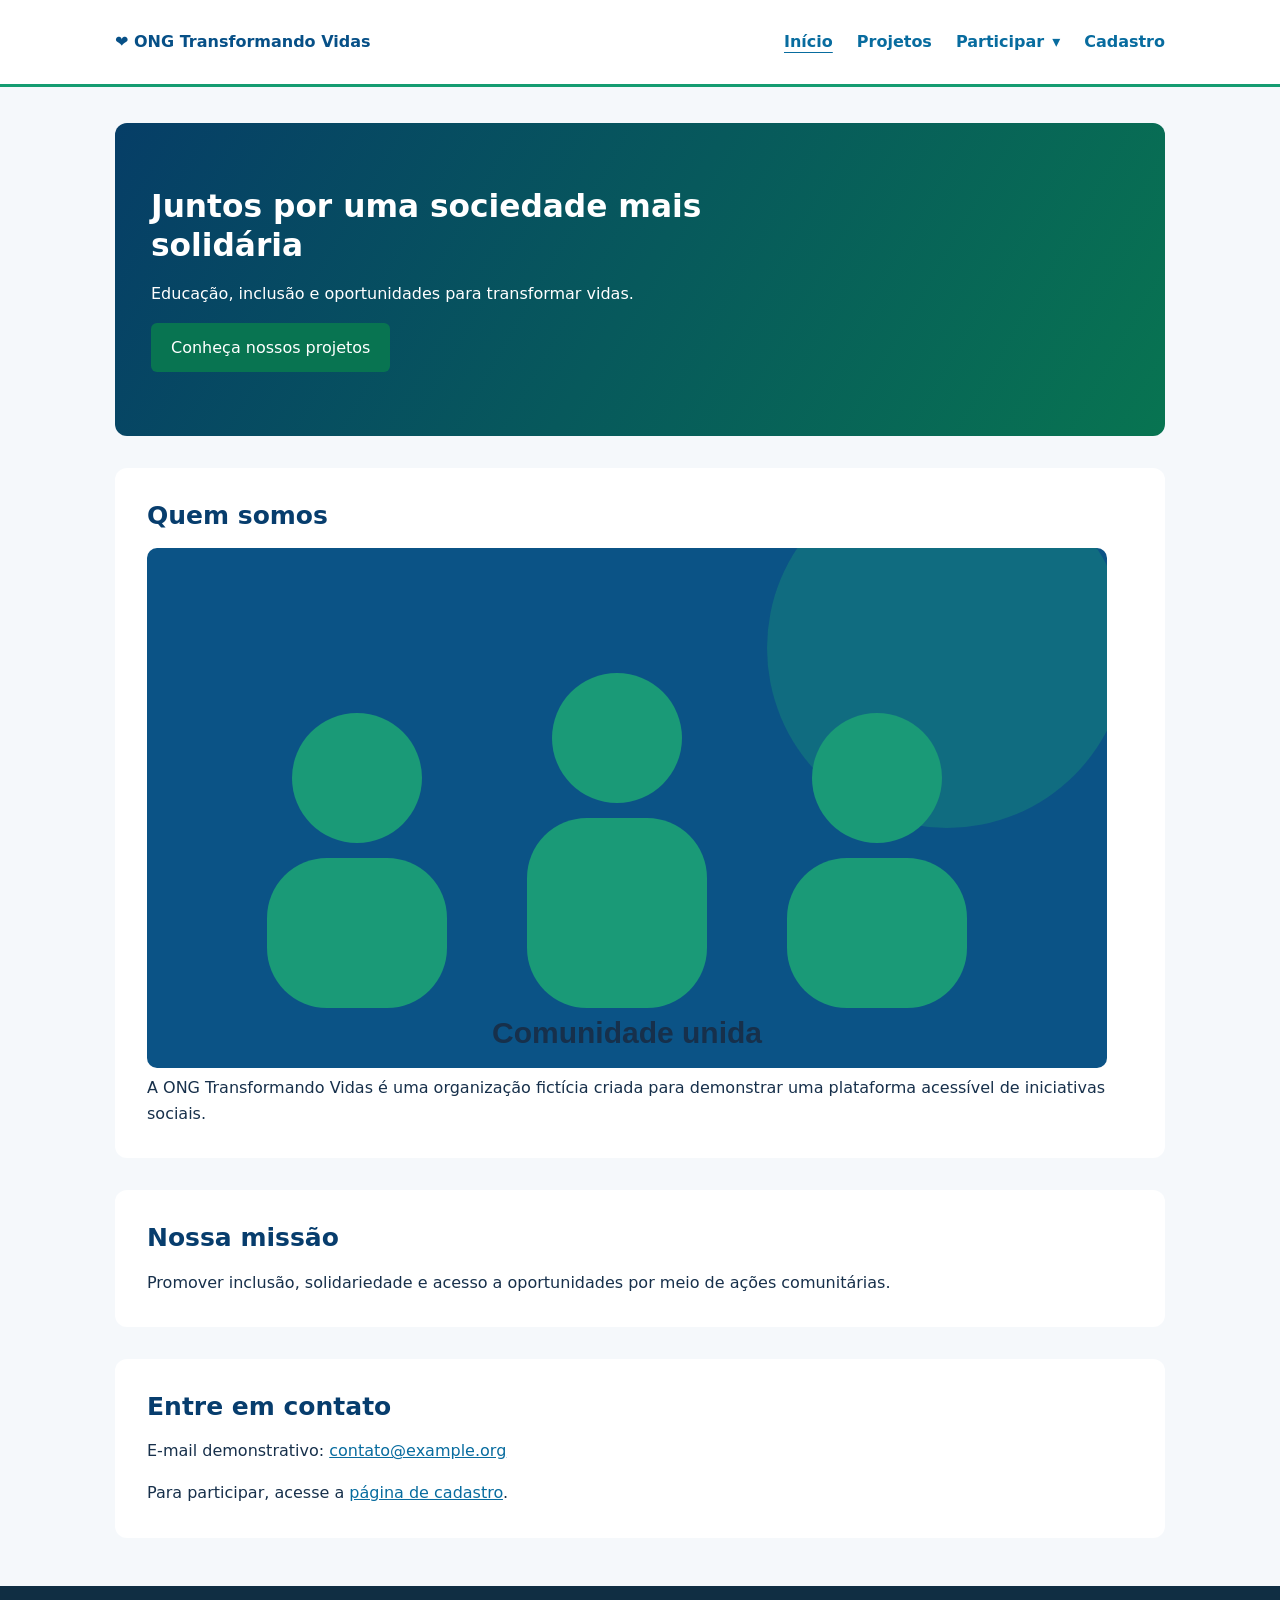
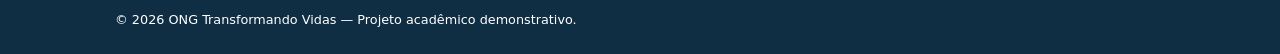
<file: index.html>
<!doctype html><html lang="pt-BR"><head><meta charset="utf-8"><meta name="viewport" content="width=device-width,initial-scale=1"><meta name="description" content="ONG Transformando Vidas: projetos sociais e voluntariado"><title>Início | ONG Transformando Vidas</title><link rel="stylesheet" href="css/style.css"></head><body><a class="skip-link" href="#conteudo">Ir para o conteúdo</a><header><div class="wrap top"><a class="brand" href="index.html">❤ ONG Transformando Vidas</a><button class="btn menu-toggle" type="button" aria-expanded="false" aria-controls="menu-principal" hidden>☰ Menu</button><nav id="menu-principal" aria-label="Navegação principal"><a href="index.html" aria-current="page">Início</a><a href="projetos.html">Projetos</a><details class="nav-dropdown"><summary>Participar</summary><div class="dropdown-panel"><a href="projetos.html#voluntariado">Voluntariado</a><a href="projetos.html#doacoes">Doações</a><a href="cadastro.html">Cadastro</a></div></details><a href="cadastro.html">Cadastro</a></nav></div></header><main id="conteudo" class="wrap" tabindex="-1"><section class="hero"><h1>Juntos por uma sociedade mais solidária</h1><p>Educação, inclusão e oportunidades para transformar vidas.</p><a class="btn" href="projetos.html">Conheça nossos projetos</a></section><section><h2>Quem somos</h2><img class="feature" src="img/ong-comunidade.svg" alt="Ilustração de voluntários reunidos em apoio à comunidade"><p>A ONG Transformando Vidas é uma organização fictícia criada para demonstrar uma plataforma acessível de iniciativas sociais.</p></section><section><h2>Nossa missão</h2><p>Promover inclusão, solidariedade e acesso a oportunidades por meio de ações comunitárias.</p></section><section><h2>Entre em contato</h2><address><p>E-mail demonstrativo: <a href="mailto:contato@example.org">contato@example.org</a></p><p>Para participar, acesse a <a href="cadastro.html">página de cadastro</a>.</p></address></section></main><footer><div class="wrap">© 2026 ONG Transformando Vidas — Projeto acadêmico demonstrativo.</div></footer><script src="js/ui.js" defer></script></body></html>
</file>
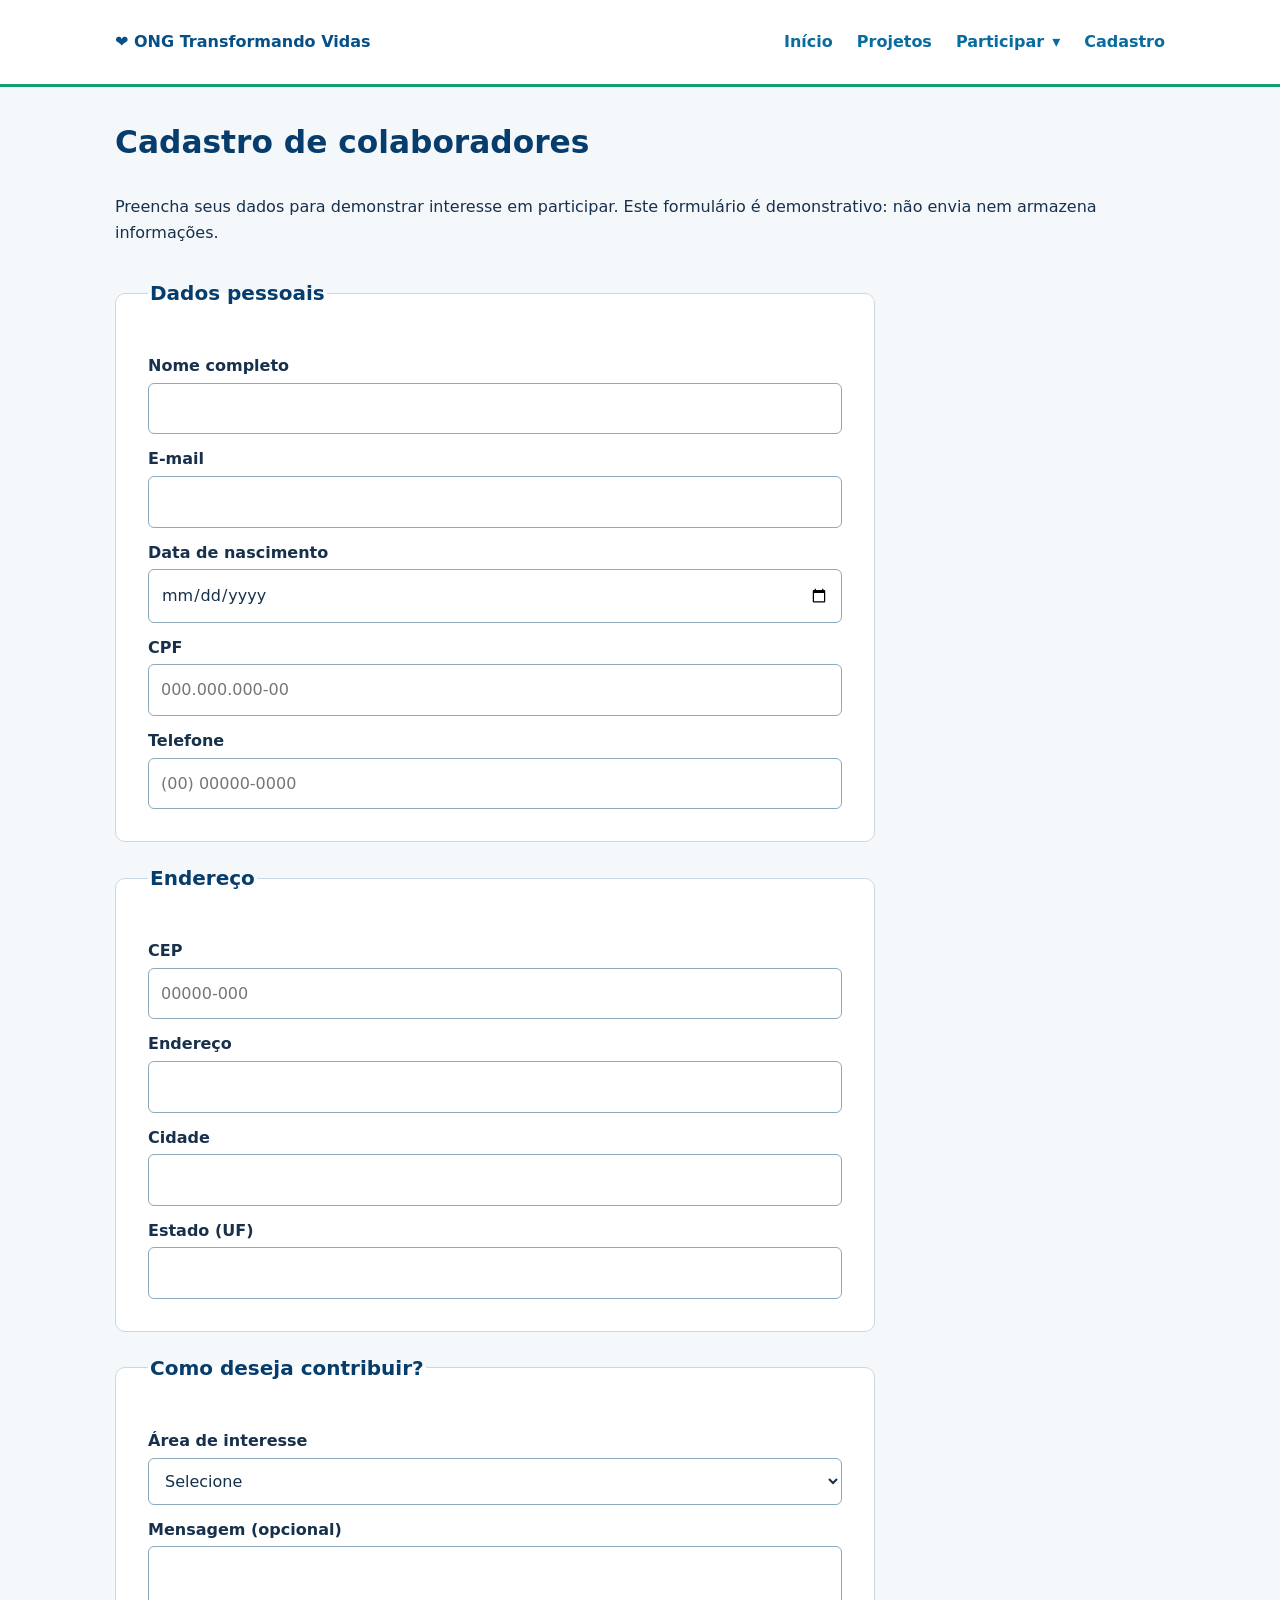
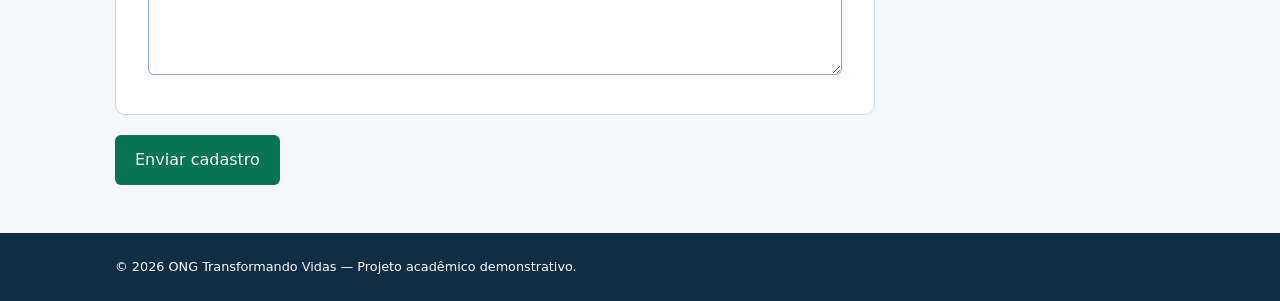
<file: cadastro.html>
<!doctype html><html lang="pt-BR"><head><meta charset="utf-8"><meta name="viewport" content="width=device-width,initial-scale=1"><meta name="description" content="ONG Transformando Vidas: projetos sociais e voluntariado"><title>Cadastro | ONG Transformando Vidas</title><link rel="stylesheet" href="css/style.css"></head><body><a class="skip-link" href="#conteudo">Ir para o conteúdo</a><header><div class="wrap top"><a class="brand" href="index.html">❤ ONG Transformando Vidas</a><button class="btn menu-toggle" type="button" aria-expanded="false" aria-controls="menu-principal" hidden>☰ Menu</button><nav id="menu-principal" aria-label="Navegação principal"><a href="index.html">Início</a><a href="projetos.html">Projetos</a><details class="nav-dropdown"><summary>Participar</summary><div class="dropdown-panel"><a href="projetos.html#voluntariado">Voluntariado</a><a href="projetos.html#doacoes">Doações</a><a href="cadastro.html" aria-current="page">Cadastro</a></div></details><a href="cadastro.html">Cadastro</a></nav></div></header><main id="conteudo" class="wrap" tabindex="-1"><h1>Cadastro de colaboradores</h1><p>Preencha seus dados para demonstrar interesse em participar. Este formulário é demonstrativo: não envia nem armazena informações.</p><form id="cadastro"><div id="erros-cadastro" class="alert alert-error" role="alert" hidden><p></p><button class="alert-close" type="button" aria-label="Fechar aviso de erro">×</button></div><fieldset><legend>Dados pessoais</legend><label for="nome">Nome completo</label><input id="nome" name="nome" type="text" autocomplete="name" required minlength="3"><label for="email">E-mail</label><input id="email" name="email" type="email" autocomplete="email" required><label for="nascimento">Data de nascimento</label><input id="nascimento" name="nascimento" type="date" required><label for="cpf">CPF</label><input id="cpf" name="cpf" type="text" inputmode="numeric" maxlength="14" pattern="[0-9]{3}\.[0-9]{3}\.[0-9]{3}-[0-9]{2}" title="Formato: 000.000.000-00" placeholder="000.000.000-00" required><label for="telefone">Telefone</label><input id="telefone" name="telefone" type="tel" autocomplete="tel" maxlength="15" pattern="\([0-9]{2}\) [0-9]{5}-[0-9]{4}" title="Formato: (00) 00000-0000" placeholder="(00) 00000-0000" required></fieldset><fieldset><legend>Endereço</legend><label for="cep">CEP</label><input id="cep" name="cep" type="text" inputmode="numeric" autocomplete="postal-code" maxlength="9" pattern="[0-9]{5}-[0-9]{3}" title="Formato: 00000-000" placeholder="00000-000" required><label for="endereco">Endereço</label><input id="endereco" name="endereco" type="text" required><label for="cidade">Cidade</label><input id="cidade" name="cidade" type="text" autocomplete="address-level2" required><label for="estado">Estado (UF)</label><input id="estado" name="estado" type="text" maxlength="2" minlength="2" pattern="[A-Za-z]{2}" title="Informe a sigla do estado, como PB" autocomplete="address-level1" required></fieldset><fieldset><legend>Como deseja contribuir?</legend><label for="interesse">Área de interesse</label><select id="interesse" name="interesse" required><option value="">Selecione</option><option>Voluntariado</option><option>Doações</option><option>Outros</option></select><label for="mensagem">Mensagem (opcional)</label><textarea id="mensagem" name="mensagem" rows="4" maxlength="300"></textarea></fieldset><button class="btn" type="submit">Enviar cadastro</button><div id="resultado" class="alert alert-success" role="status" aria-live="polite" hidden><p></p><button class="alert-close" type="button" aria-label="Fechar confirmação">×</button></div></form></main><footer><div class="wrap">© 2026 ONG Transformando Vidas — Projeto acadêmico demonstrativo.</div></footer><script src="js/cadastro.js" defer></script><script src="js/ui.js" defer></script></body></html>
</file>
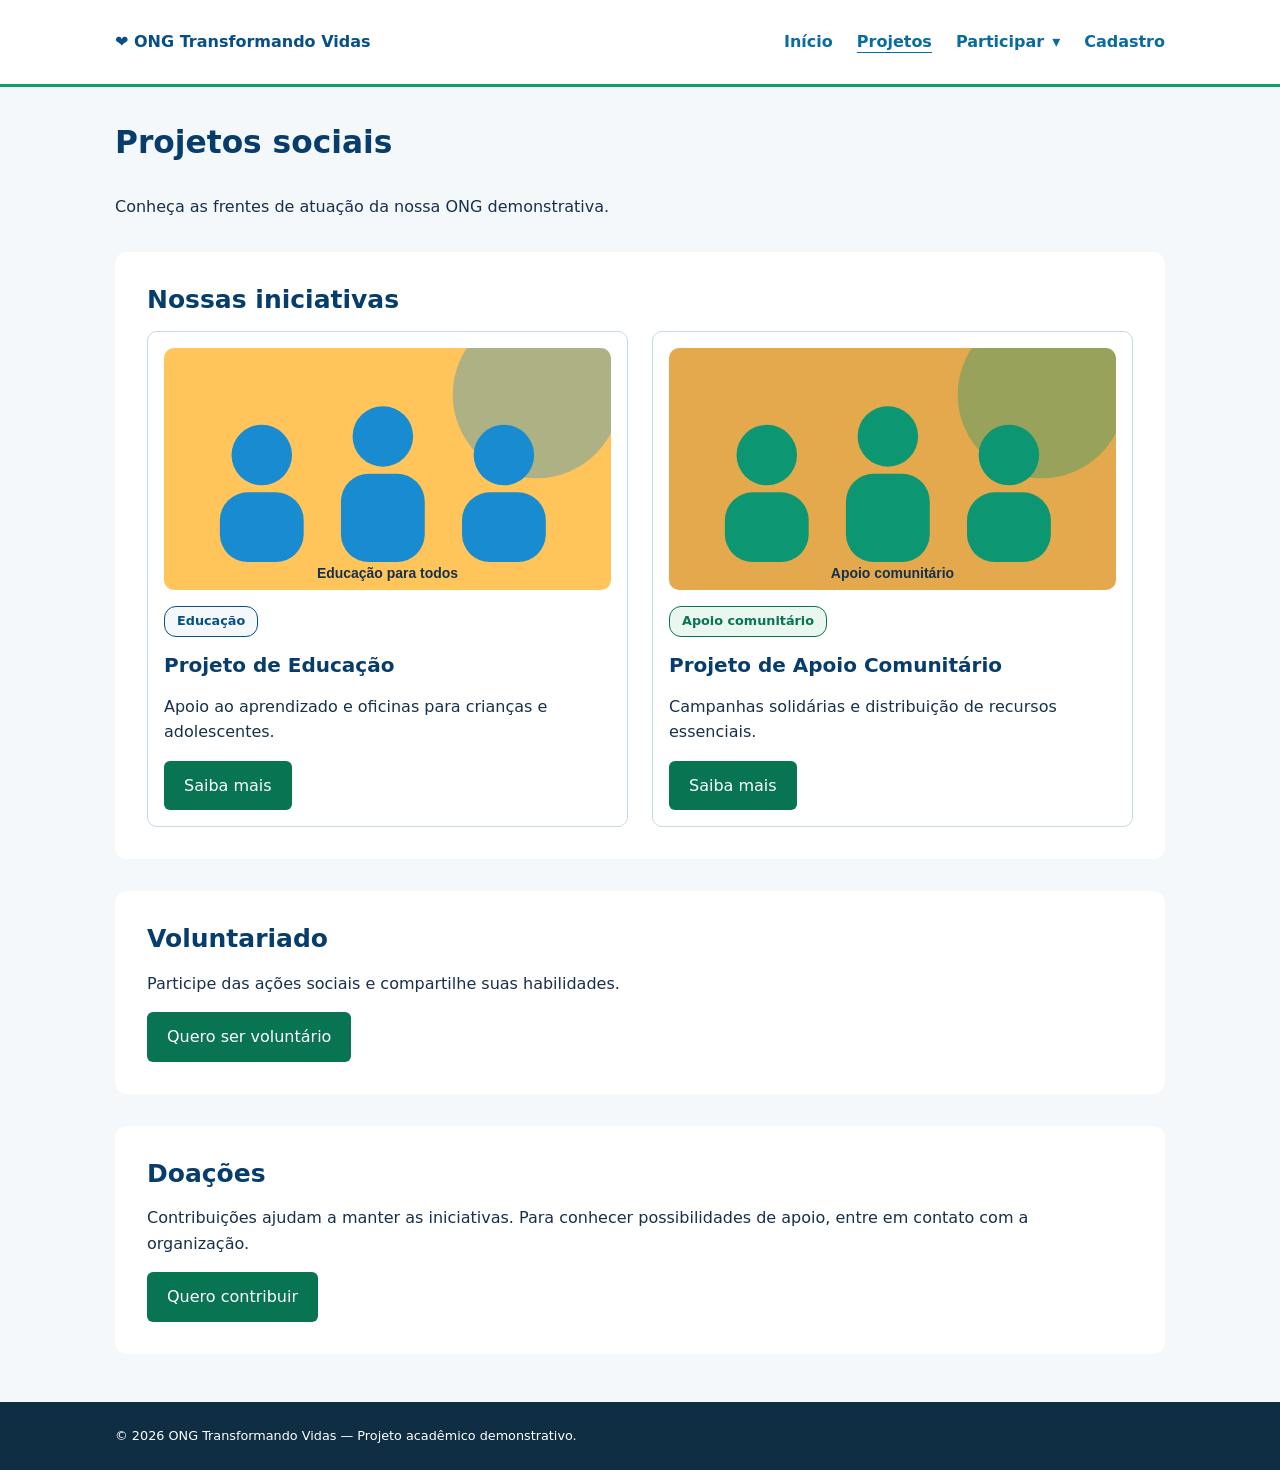
<file: projetos.html>
<!doctype html><html lang="pt-BR"><head><meta charset="utf-8"><meta name="viewport" content="width=device-width,initial-scale=1"><meta name="description" content="ONG Transformando Vidas: projetos sociais e voluntariado"><title>Projetos | ONG Transformando Vidas</title><link rel="stylesheet" href="css/style.css"></head><body><a class="skip-link" href="#conteudo">Ir para o conteúdo</a><header><div class="wrap top"><a class="brand" href="index.html">❤ ONG Transformando Vidas</a><button class="btn menu-toggle" type="button" aria-expanded="false" aria-controls="menu-principal" hidden>☰ Menu</button><nav id="menu-principal" aria-label="Navegação principal"><a href="index.html">Início</a><a href="projetos.html" aria-current="page">Projetos</a><details class="nav-dropdown"><summary>Participar</summary><div class="dropdown-panel"><a href="projetos.html#voluntariado">Voluntariado</a><a href="projetos.html#doacoes">Doações</a><a href="cadastro.html">Cadastro</a></div></details><a href="cadastro.html">Cadastro</a></nav></div></header><main id="conteudo" class="wrap" tabindex="-1"><h1>Projetos sociais</h1><p>Conheça as frentes de atuação da nossa ONG demonstrativa.</p><section><h2>Nossas iniciativas</h2><div class="cards"><article class="card"><img src="img/projeto-educacao.svg" alt="Ilustração de estudantes aprendendo juntos"><span class="badge badge-education">Educação</span><h3>Projeto de Educação</h3><p>Apoio ao aprendizado e oficinas para crianças e adolescentes.</p><button class="btn card-action" type="button" data-dialog="projeto-1" hidden>Saiba mais<span class="sr-only"> sobre o Projeto de Educação</span></button></article><article class="card"><img src="img/apoio-comunitario.svg" alt="Ilustração de voluntários entregando apoio à comunidade"><span class="badge badge-community">Apoio comunitário</span><h3>Projeto de Apoio Comunitário</h3><p>Campanhas solidárias e distribuição de recursos essenciais.</p><button class="btn card-action" type="button" data-dialog="projeto-2" hidden>Saiba mais<span class="sr-only"> sobre o Projeto de Apoio Comunitário</span></button></article></div></section><section id="voluntariado"><h2>Voluntariado</h2><p>Participe das ações sociais e compartilhe suas habilidades.</p><a class="btn" href="cadastro.html">Quero ser voluntário</a></section><section id="doacoes"><h2>Doações</h2><p>Contribuições ajudam a manter as iniciativas. Para conhecer possibilidades de apoio, entre em contato com a organização.</p><a class="btn" href="cadastro.html">Quero contribuir</a></section><dialog id="projeto-1" aria-labelledby="titulo-projeto-1"><h2 id="titulo-projeto-1">Projeto de Educação</h2><p>Iniciativa demonstrativa de apoio ao aprendizado e oficinas para crianças e adolescentes. Para demonstrar interesse em colaborar, acesse o cadastro.</p><div class="dialog-actions"><a class="btn" href="cadastro.html">Participar</a><button class="btn btn-secondary" type="button" data-close-dialog autofocus>Fechar</button></div></dialog><dialog id="projeto-2" aria-labelledby="titulo-projeto-2"><h2 id="titulo-projeto-2">Projeto de Apoio Comunitário</h2><p>Iniciativa demonstrativa de campanhas solidárias e distribuição de recursos essenciais. Conheça as possibilidades de participação pelo cadastro.</p><div class="dialog-actions"><a class="btn" href="cadastro.html">Participar</a><button class="btn btn-secondary" type="button" data-close-dialog autofocus>Fechar</button></div></dialog></main><footer><div class="wrap">© 2026 ONG Transformando Vidas — Projeto acadêmico demonstrativo.</div></footer><script src="js/ui.js" defer></script></body></html>
</file>
<file: css/style.css>
/* Atividade 2 — design system compartilhado pelas três páginas. */
:root {
  --color-text: #17304b;
  --color-background: #f5f8fb;
  --color-surface: #ffffff;
  --color-primary: #075087;
  --color-heading: #073d6d;
  --color-link: #086c9f;
  --color-accent: #149c71;
  --color-button: #087451;
  --color-button-hover: #065b40;
  --color-border: #c7d9e5;
  --color-input-border: #8ea9b9;
  --color-focus: #8bd7ed;
  --color-footer: #102e43;
  --color-hero-start: #063e67;
  --color-hero-end: #087451;

  --font-family: system-ui, Arial, sans-serif;
  /* Escala tipográfica de razão 1.25: cinco níveis. */
  --font-size-1: 0.8rem;
  --font-size-2: 1rem;
  --font-size-3: 1.25rem;
  --font-size-4: 1.5625rem;
  --font-size-5: 1.953125rem;
  --line-height-body: 1.6;
  --line-height-heading: 1.25;

  /* Módulo de 0.25rem (4px com raiz padrão de 16px). */
  --space-1: 0.25rem;
  --space-2: 0.5rem;
  --space-3: 0.75rem;
  --space-4: 1rem;
  --space-5: 1.25rem;
  --space-6: 1.5rem;
  --space-8: 2rem;
  --space-9: 2.25rem;
  --space-12: 3rem;
  --space-16: 4rem;
  --radius-small: 0.375rem;
  --radius-medium: 0.625rem;
  --radius-large: 0.75rem;
  --container-width: 65.625rem;
  --form-width: 47.5rem;
  --grid-columns: 12;
  --grid-gap: var(--space-5);
}

* { box-sizing: border-box; }
body {
  margin: 0;
  font-family: var(--font-family);
  font-size: var(--font-size-2);
  line-height: var(--line-height-body);
  color: var(--color-text);
  background: var(--color-background);
}
.wrap { width: min(var(--container-width), 92%); margin-inline: auto; }
header { background: var(--color-surface); border-bottom: 3px solid var(--color-accent); }
.top, nav { display: flex; flex-wrap: wrap; gap: var(--space-5); }
.top { justify-content: space-between; align-items: center; padding-block: var(--space-5); }
.brand { font-weight: 800; color: var(--color-primary); text-decoration: none; }
a { color: var(--color-link); overflow-wrap: anywhere; }
nav a { text-decoration: none; font-weight: 600; }
a:focus-visible, button:focus-visible { outline: 3px solid var(--color-focus); outline-offset: 3px; }
main { padding-block: var(--space-9) var(--space-12); }
/* Os filhos diretos mantêm a ordem e ocupam a largura total da grade. */
main.wrap, .cards { display: grid; grid-template-columns: repeat(var(--grid-columns), minmax(0, 1fr)); gap: var(--grid-gap); }
main.wrap > * { grid-column: 1 / -1; min-width: 0; }
main.wrap > h1, main.wrap > p { margin: 0; }
section { margin: 0; padding: var(--space-6); background: var(--color-surface); border-radius: var(--radius-large); }
h1, h2, h3, h4, h5, h6 { line-height: var(--line-height-heading); color: var(--color-heading); margin-block: 0 var(--space-4); }
h1 { font-size: var(--font-size-5); }
h2 { font-size: var(--font-size-4); }
h3 { font-size: var(--font-size-3); }
h4, h5, h6 { font-size: var(--font-size-2); }
p { margin-block: 0 var(--space-4); }
p:last-child { margin-bottom: 0; }
.hero { background: linear-gradient(120deg, var(--color-hero-start), var(--color-hero-end)); color: var(--color-surface); padding: var(--space-9) var(--space-6); }
.hero h1 { color: var(--color-surface); max-width: 40.625rem; }
.btn { display: inline-flex; align-items: center; justify-content: center; gap: var(--space-2); border: 0; border-radius: var(--radius-small); background: var(--color-button); color: var(--color-surface); padding: var(--space-3) var(--space-5); text-decoration: none; font: inherit; cursor: pointer; text-align: center; }
.btn:hover { background: var(--color-button-hover); }
.card { grid-column: span 12; min-width: 0; display: flex; flex-direction: column; gap: var(--space-4); border: 1px solid var(--color-border); padding: var(--space-4); border-radius: var(--radius-medium); }
.card h3, .card p { margin: 0; }
.card img, .feature { max-width: 100%; height: auto; border-radius: var(--radius-medium); }
.card img { width: 100%; }
form { width: 100%; max-width: var(--form-width); display: flex; flex-direction: column; gap: var(--space-5); }
form > .btn { align-self: flex-start; }
fieldset { min-width: 0; background: var(--color-surface); border: 1px solid var(--color-border); border-radius: var(--radius-medium); margin: 0; padding: var(--space-6); }
legend { font-size: var(--font-size-3); font-weight: 800; color: var(--color-heading); }
label { display: block; font-weight: 600; margin: var(--space-3) 0 var(--space-1); }
input, select, textarea { width: 100%; min-width: 0; font: inherit; padding: var(--space-3); border: 1px solid var(--color-input-border); border-radius: var(--radius-small); background: var(--color-surface); color: var(--color-text); }
input:focus, select:focus, textarea:focus { outline: 3px solid var(--color-focus); }
footer { font-size: var(--font-size-1); background: var(--color-footer); color: var(--color-surface); padding-block: var(--space-6); }
address { font-style: normal; }
/* Media queries usam valores literais: var() não funciona nas condições. */
@media (min-width: 480px) {
  nav { gap: var(--space-6); }
  section, fieldset { padding: var(--space-8); }
}
@media (min-width: 600px) {
  .card { grid-column: span 6; }
  .hero { padding: var(--space-16) var(--space-9); }
}
@media (min-width: 900px) {
  .top { flex-wrap: nowrap; }
  .cards { --grid-gap: var(--space-6); }
}
@media (min-width: 1200px) {
  main.wrap { --grid-gap: var(--space-8); }
}
@media (min-width: 1440px) {
  :root { --container-width: 75rem; }
  main.wrap { --grid-gap: var(--space-9); }
  .hero { padding-inline: var(--space-12); }
}

/* Etapa 2: navegação, estados de componentes e feedback acessível. */
:root { --color-error: #a32121; --color-error-surface: #fff1f1; --color-success-surface: #eaf7ef; --shadow-component: 0 6px 20px #102e431f; }
[hidden] { display: none !important; }
.sr-only { position: absolute; width: 1px; height: 1px; padding: 0; margin: -1px; overflow: hidden; clip-path: inset(50%); white-space: nowrap; border: 0; }
.skip-link { position: fixed; top: 0; left: 0; z-index: 10; padding: var(--space-3); background: var(--color-surface); clip-path: inset(100%); }
.skip-link:focus { clip-path: inset(0); }
nav { align-items: center; }
nav a, .nav-dropdown summary, .menu-toggle { min-height: 44px; }
nav a { display: inline-flex; align-items: center; }
nav a[aria-current="page"] { text-decoration: underline; text-underline-offset: 0.3em; }
.nav-dropdown { position: relative; }
.nav-dropdown summary { display: flex; align-items: center; gap: var(--space-2); font-weight: 600; cursor: pointer; color: var(--color-link); list-style: none; }
.nav-dropdown summary::after { content: '▾'; }
.nav-dropdown[open] summary::after { content: '▴'; }
summary:focus-visible, .alert-close:focus-visible { outline: 3px solid var(--color-focus); outline-offset: 3px; }
.dropdown-panel { display: flex; flex-direction: column; gap: var(--space-2); padding: var(--space-3); border: 1px solid var(--color-border); border-radius: var(--radius-medium); background: var(--color-surface); }
.nav-dropdown[open] .dropdown-panel { animation: reveal 160ms ease-out; }
.menu-toggle { display: none; }
.js .menu-toggle { display: inline-flex; }
.js #menu-principal { display: none; width: 100%; }
.js #menu-principal.is-open { display: flex; flex-direction: column; align-items: stretch; animation: reveal 160ms ease-out; }
.card { transition: box-shadow 160ms ease, border-color 160ms ease; }
.card:hover, .card:focus-within { border-color: var(--color-primary); box-shadow: var(--shadow-component); }
.card-action { margin-top: auto; align-self: flex-start; }
.btn { min-height: 44px; transition: background-color 160ms ease, transform 160ms ease; }
.btn:active:not(:disabled) { transform: translateY(1px); }
.btn:disabled { opacity: 0.6; cursor: not-allowed; }
.btn-secondary { background: var(--color-surface); color: var(--color-primary); border: 1px solid var(--color-primary); }
.btn-secondary:hover { background: var(--color-background); }
.is-touched:invalid { border: 2px solid var(--color-error); }
.is-touched:valid { border-color: var(--color-button); }
.field-error { display: block; color: var(--color-error); font-size: var(--font-size-1); margin-top: var(--space-1); }
.alert { display: flex; align-items: flex-start; justify-content: space-between; gap: var(--space-3); padding: var(--space-4); border: 1px solid; border-radius: var(--radius-medium); }
.alert p { margin: 0; }
.alert-error { color: var(--color-error); background: var(--color-error-surface); }
.alert-success { color: var(--color-button); background: var(--color-success-surface); }
.alert-close { flex-shrink: 0; min-width: 44px; min-height: 44px; border: 0; background: transparent; color: inherit; font-size: var(--font-size-3); cursor: pointer; }
dialog { width: min(90%, var(--form-width)); max-height: 85vh; overflow: auto; padding: var(--space-6); border: 1px solid var(--color-border); border-radius: var(--radius-large); color: var(--color-text); background: var(--color-surface); box-shadow: var(--shadow-component); }
dialog[open] { animation: reveal 160ms ease-out; }
dialog::backdrop { background: #102e43b3; }
.dialog-actions { display: flex; flex-wrap: wrap; gap: var(--space-3); margin-top: var(--space-5); }
@keyframes reveal { from { opacity: 0; transform: translateY(-4px); } to { opacity: 1; transform: translateY(0); } }
@media (min-width: 900px) {
 .js .menu-toggle { display: none; }
 .js #menu-principal, .js #menu-principal.is-open { display: flex; flex-direction: row; align-items: center; width: auto; }
 .dropdown-panel { position: absolute; top: 100%; right: 0; min-width: 12rem; z-index: 5; box-shadow: var(--shadow-component); }
}
@media (prefers-reduced-motion: reduce) {
 *, *::before, *::after { animation: none !important; transition: none !important; }
}

/* Etiquetas textuais de categoria: a informação não depende apenas da cor. */
.badge { display: inline-flex; align-self: flex-start; align-items: center; padding: var(--space-1) var(--space-3); border: 1px solid currentColor; border-radius: var(--radius-large); font-size: var(--font-size-1); font-weight: 700; line-height: var(--line-height-body); }
.badge-education { color: var(--color-primary); background: var(--color-background); }
.badge-community { color: var(--color-button); background: var(--color-success-surface); }
</file>
